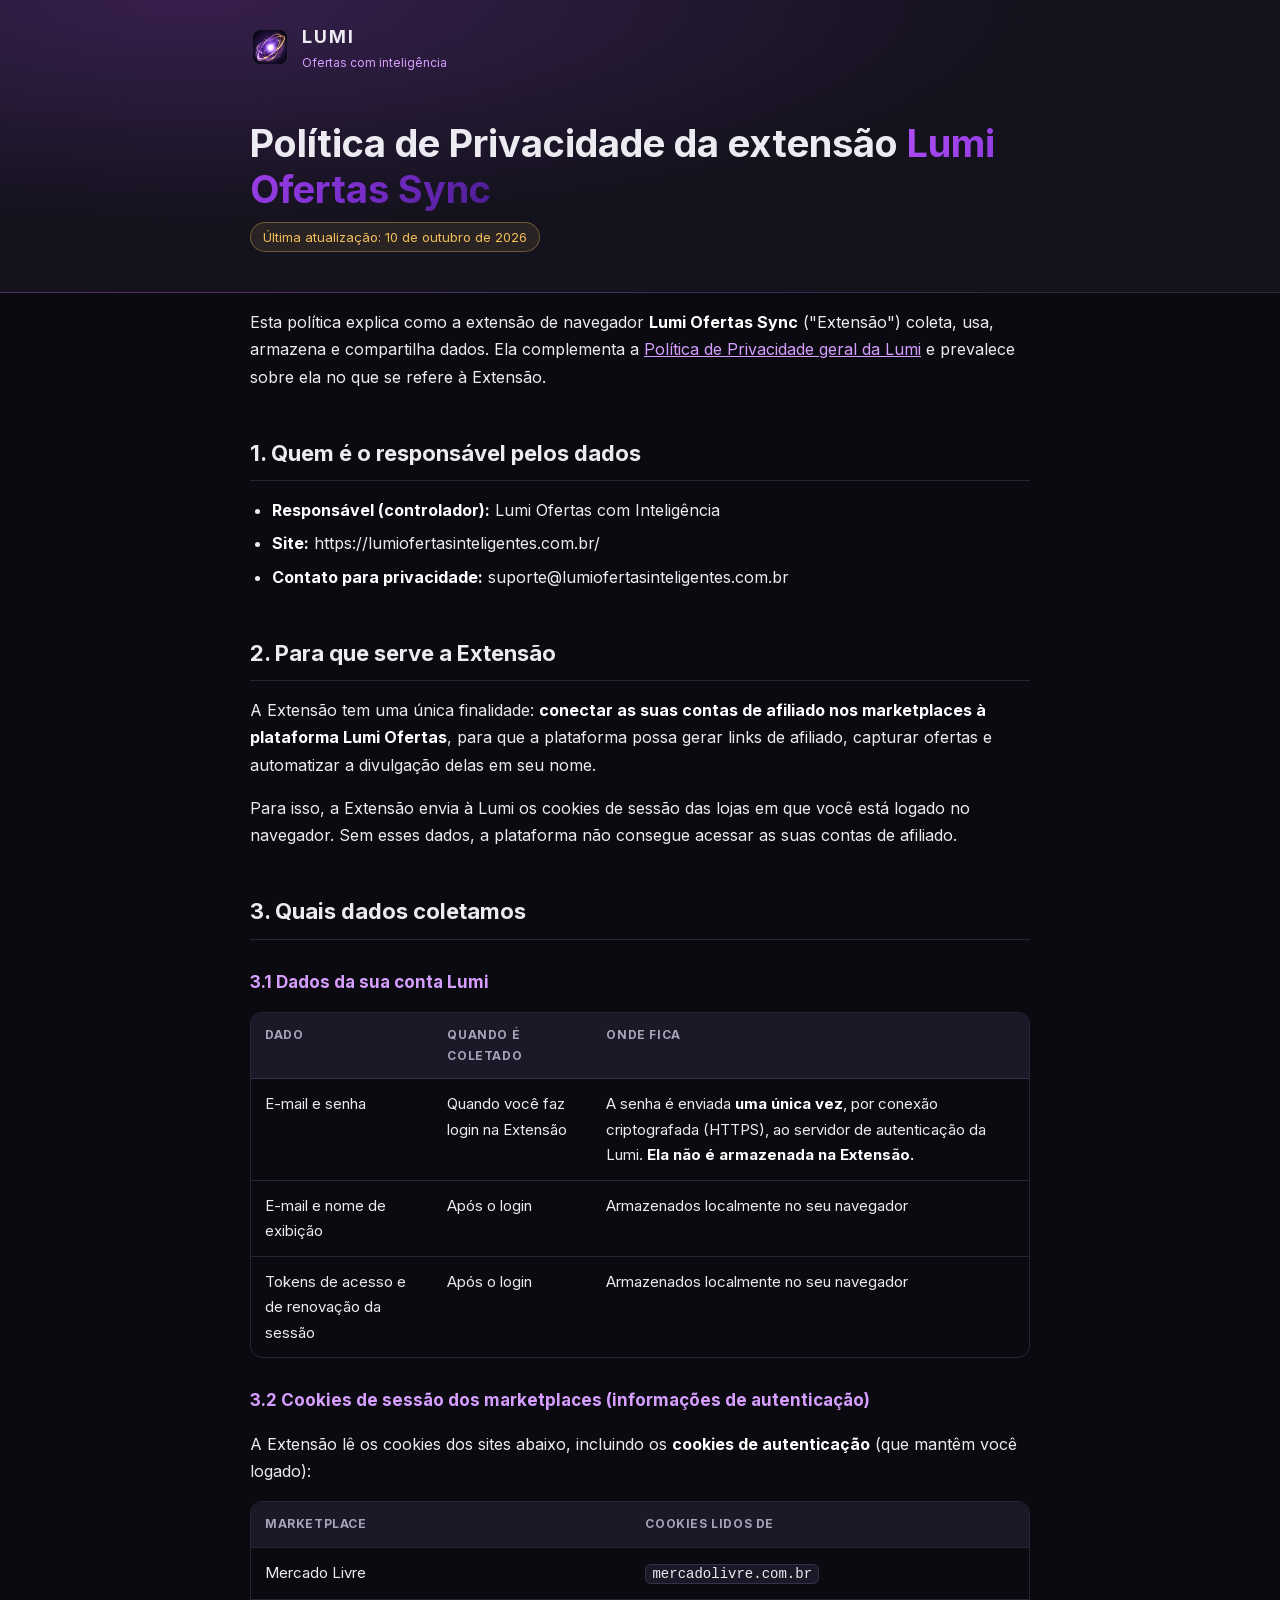
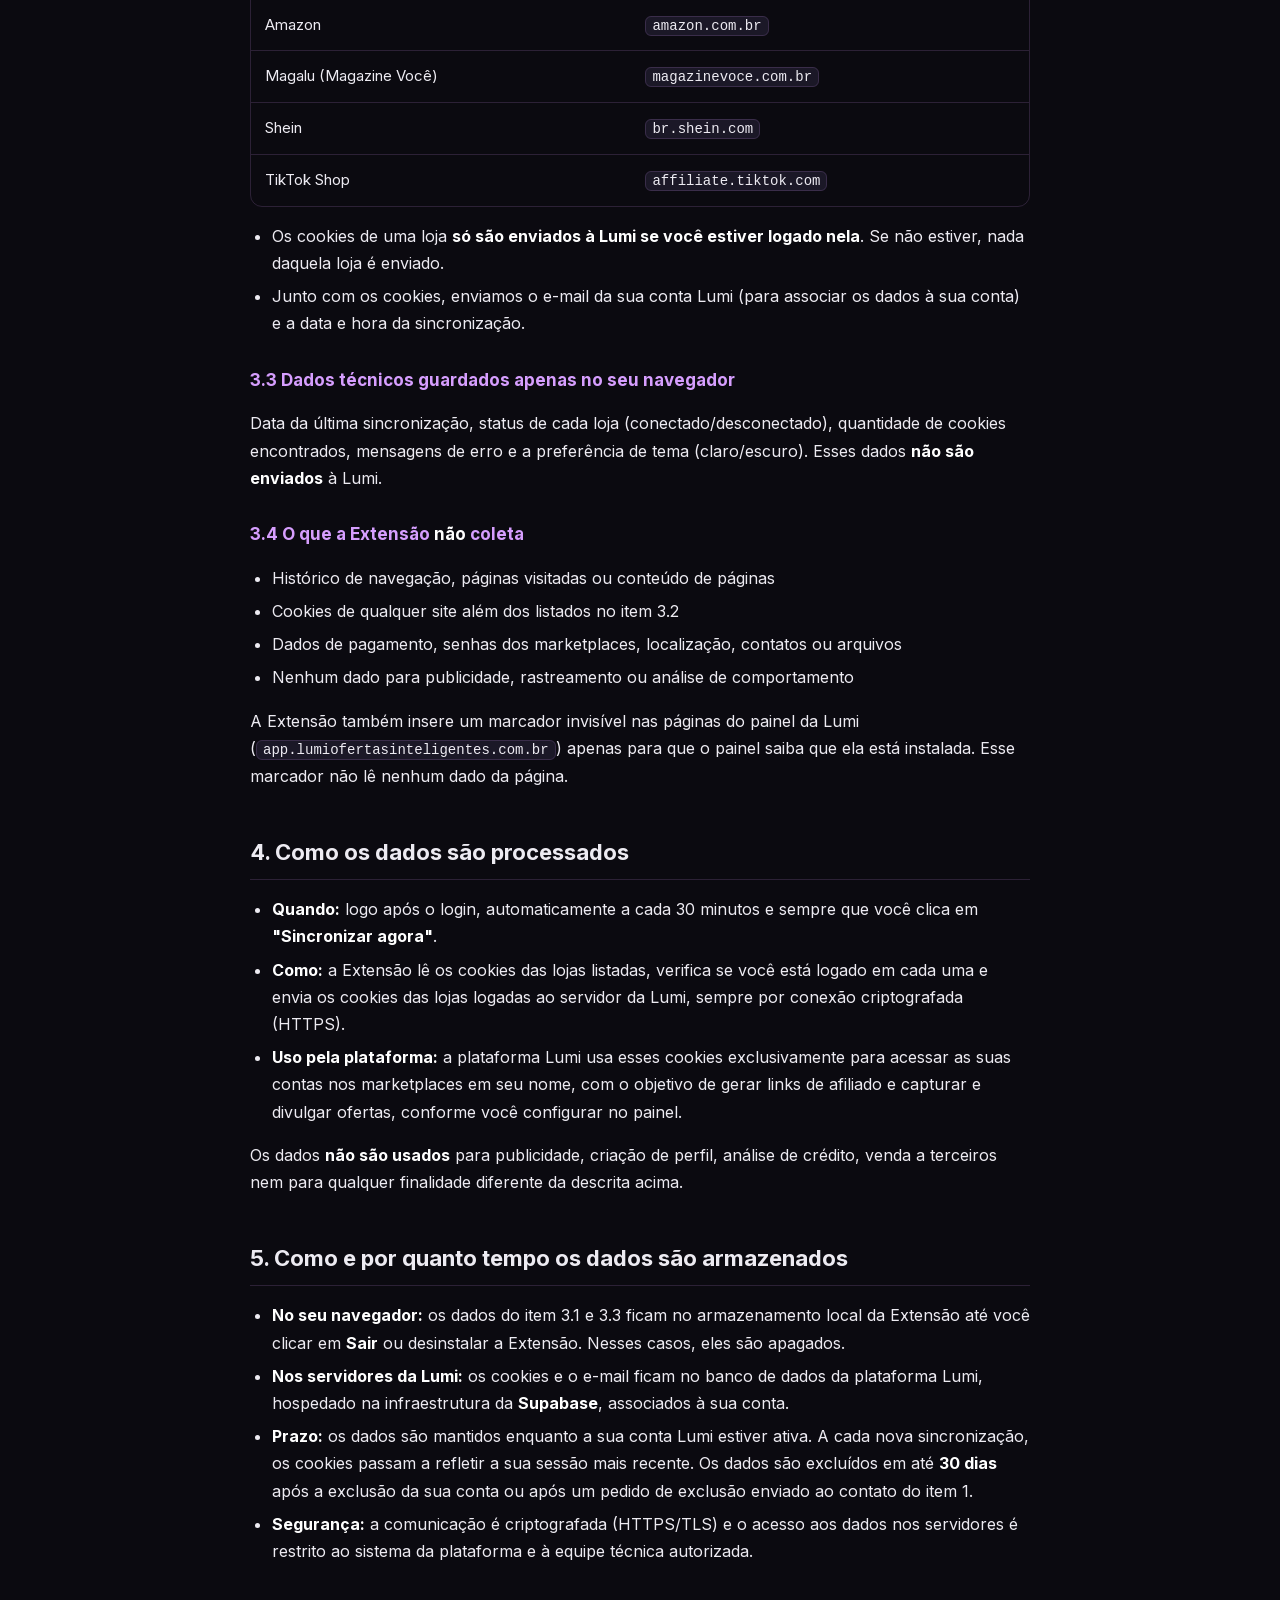
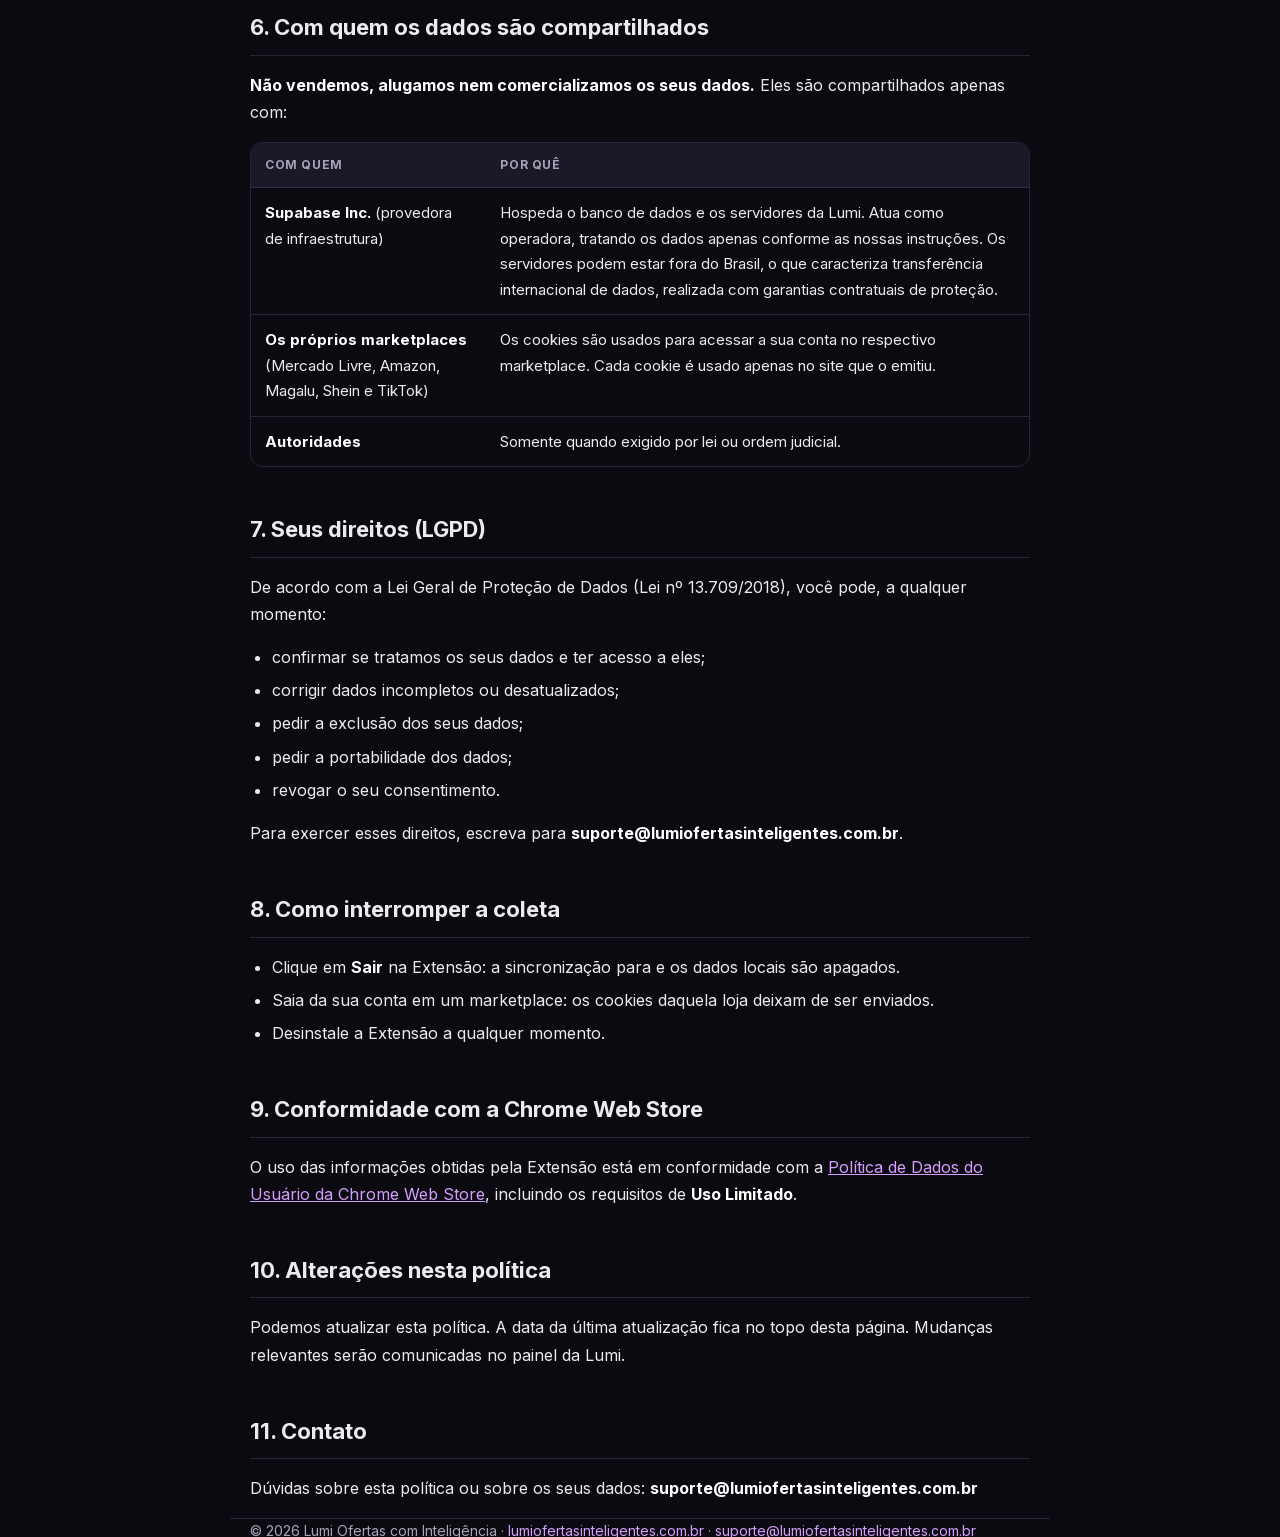
<file: docs/privacidade/index.html>
<!doctype html>
<html lang="pt-BR">
<head>
<meta charset="utf-8">
<meta name="viewport" content="width=device-width, initial-scale=1">
<title>Política de Privacidade — Lumi Ofertas Sync</title>
<meta name="description" content="Como a extensão Lumi Ofertas Sync coleta, processa, armazena e compartilha dados.">
<link rel="icon" href="../assets/lumi-icon.png">
<style>
@font-face { font-family: 'Inter'; font-weight: 400 700; font-display: swap; src: url('../assets/inter-latin.woff2') format('woff2'); }
:root {
  --bg: #0B0A10; --surface: #14121D; --surface-2: #1B1827; --text: #EDEBF2; --muted: #A9A3B8;
  --accent: #D69EFE; --border: rgba(214,158,254,.16); --gold: #F0BD5A;
  --gradient: linear-gradient(135deg,#B14EF8 0%,#7E2FD0 55%,#481C8F 100%);
}
* { box-sizing: border-box; }
body { margin: 0; background: var(--bg); color: var(--text); font: 16px/1.7 'Inter', -apple-system, BlinkMacSystemFont, 'Segoe UI', sans-serif; -webkit-font-smoothing: antialiased; }
header { border-bottom: 1px solid var(--border); background: radial-gradient(120% 140% at 15% 0%, rgba(177,78,248,.22) 0%, transparent 55%), var(--surface); }
.wrap { max-width: 820px; margin: 0 auto; padding: 0 20px; }
.brand { display: flex; align-items: center; gap: 12px; padding: 22px 0; }
.brand img { width: 40px; height: 40px; border-radius: 10px; }
.brand b { font-size: 18px; letter-spacing: 2px; }
.brand span { display: block; font-size: 12px; color: var(--accent); }
.hero { padding: 26px 0 40px; }
.hero h1 { margin: 0 0 10px; font-size: clamp(26px, 5vw, 38px); line-height: 1.2; }
.hero h1 em { font-style: normal; background: var(--gradient); -webkit-background-clip: text; background-clip: text; color: transparent; }
.pill { display: inline-block; font-size: 13px; color: var(--gold); border: 1px solid rgba(240,189,90,.35); background: rgba(240,189,90,.1); padding: 3px 12px; border-radius: 999px; }
main { padding: 36px 0 60px; }
h2 { margin: 44px 0 14px; font-size: 22px; padding-bottom: 8px; border-bottom: 1px solid var(--border); }
h3 { margin: 28px 0 10px; font-size: 17px; color: var(--accent); }
p, li { color: var(--text); }
ul { padding-left: 22px; }
li { margin: 6px 0; }
a { color: var(--accent); }
strong { color: #fff; }
code { font-size: 14px; background: var(--surface-2); border: 1px solid var(--border); border-radius: 6px; padding: 1px 6px; }
.table-wrap { overflow-x: auto; margin: 16px 0; border: 1px solid var(--border); border-radius: 12px; }
table { width: 100%; border-collapse: collapse; font-size: 15px; }
th, td { text-align: left; vertical-align: top; padding: 12px 14px; border-bottom: 1px solid var(--border); }
th { background: var(--surface-2); color: var(--muted); font-size: 12px; text-transform: uppercase; letter-spacing: .6px; }
tr:last-child td { border-bottom: 0; }
footer { border-top: 1px solid var(--border); padding: 24px 0 40px; color: var(--muted); font-size: 14px; }
</style>
</head>
<body>
<header>
  <div class="wrap">
    <div class="brand"><img src="../assets/lumi-icon.png" alt="Lumi"><div><b>LUMI</b><span>Ofertas com inteligência</span></div></div>
    <div class="hero">
      <h1>Política de Privacidade da extensão <em>Lumi Ofertas Sync</em></h1>
      <span class="pill">Última atualização: 10 de outubro de 2026</span>
    </div>
  </div>
</header>
<main class="wrap">
<p>Esta política explica como a extensão de navegador <strong>Lumi Ofertas Sync</strong> ("Extensão") coleta, usa, armazena e compartilha dados. Ela complementa a <a href="https://lumiofertasinteligentes.com.br/politica-de-privacidade/">Política de Privacidade geral da Lumi</a> e prevalece sobre ela no que se refere à Extensão.</p>
<h2>1. Quem é o responsável pelos dados</h2>
<ul>
<li><strong>Responsável (controlador):</strong> Lumi Ofertas com Inteligência</li>
<li><strong>Site:</strong> https://lumiofertasinteligentes.com.br/</li>
<li><strong>Contato para privacidade:</strong> suporte@lumiofertasinteligentes.com.br</li>
</ul>
<h2>2. Para que serve a Extensão</h2>
<p>A Extensão tem uma única finalidade: <strong>conectar as suas contas de afiliado nos marketplaces à plataforma Lumi Ofertas</strong>, para que a plataforma possa gerar links de afiliado, capturar ofertas e automatizar a divulgação delas em seu nome.</p>
<p>Para isso, a Extensão envia à Lumi os cookies de sessão das lojas em que você está logado no navegador. Sem esses dados, a plataforma não consegue acessar as suas contas de afiliado.</p>
<h2>3. Quais dados coletamos</h2>
<h3>3.1 Dados da sua conta Lumi</h3>
<div class="table-wrap"><table>
<thead>
<tr>
<th>Dado</th>
<th>Quando é coletado</th>
<th>Onde fica</th>
</tr>
</thead>
<tbody>
<tr>
<td>E-mail e senha</td>
<td>Quando você faz login na Extensão</td>
<td>A senha é enviada <strong>uma única vez</strong>, por conexão criptografada (HTTPS), ao servidor de autenticação da Lumi. <strong>Ela não é armazenada na Extensão.</strong></td>
</tr>
<tr>
<td>E-mail e nome de exibição</td>
<td>Após o login</td>
<td>Armazenados localmente no seu navegador</td>
</tr>
<tr>
<td>Tokens de acesso e de renovação da sessão</td>
<td>Após o login</td>
<td>Armazenados localmente no seu navegador</td>
</tr>
</tbody>
</table></div>
<h3>3.2 Cookies de sessão dos marketplaces (informações de autenticação)</h3>
<p>A Extensão lê os cookies dos sites abaixo, incluindo os <strong>cookies de autenticação</strong> (que mantêm você logado):</p>
<div class="table-wrap"><table>
<thead>
<tr>
<th>Marketplace</th>
<th>Cookies lidos de</th>
</tr>
</thead>
<tbody>
<tr>
<td>Mercado Livre</td>
<td><code>mercadolivre.com.br</code></td>
</tr>
<tr>
<td>Amazon</td>
<td><code>amazon.com.br</code></td>
</tr>
<tr>
<td>Magalu (Magazine Você)</td>
<td><code>magazinevoce.com.br</code></td>
</tr>
<tr>
<td>Shein</td>
<td><code>br.shein.com</code></td>
</tr>
<tr>
<td>TikTok Shop</td>
<td><code>affiliate.tiktok.com</code></td>
</tr>
</tbody>
</table></div>
<ul>
<li>Os cookies de uma loja <strong>só são enviados à Lumi se você estiver logado nela</strong>. Se não estiver, nada daquela loja é enviado.</li>
<li>Junto com os cookies, enviamos o e-mail da sua conta Lumi (para associar os dados à sua conta) e a data e hora da sincronização.</li>
</ul>
<h3>3.3 Dados técnicos guardados apenas no seu navegador</h3>
<p>Data da última sincronização, status de cada loja (conectado/desconectado), quantidade de cookies encontrados, mensagens de erro e a preferência de tema (claro/escuro). Esses dados <strong>não são enviados</strong> à Lumi.</p>
<h3>3.4 O que a Extensão <strong>não</strong> coleta</h3>
<ul>
<li>Histórico de navegação, páginas visitadas ou conteúdo de páginas</li>
<li>Cookies de qualquer site além dos listados no item 3.2</li>
<li>Dados de pagamento, senhas dos marketplaces, localização, contatos ou arquivos</li>
<li>Nenhum dado para publicidade, rastreamento ou análise de comportamento</li>
</ul>
<p>A Extensão também insere um marcador invisível nas páginas do painel da Lumi (<code>app.lumiofertasinteligentes.com.br</code>) apenas para que o painel saiba que ela está instalada. Esse marcador não lê nenhum dado da página.</p>
<h2>4. Como os dados são processados</h2>
<ul>
<li><strong>Quando:</strong> logo após o login, automaticamente a cada 30 minutos e sempre que você clica em <strong>"Sincronizar agora"</strong>.</li>
<li><strong>Como:</strong> a Extensão lê os cookies das lojas listadas, verifica se você está logado em cada uma e envia os cookies das lojas logadas ao servidor da Lumi, sempre por conexão criptografada (HTTPS).</li>
<li><strong>Uso pela plataforma:</strong> a plataforma Lumi usa esses cookies exclusivamente para acessar as suas contas nos marketplaces em seu nome, com o objetivo de gerar links de afiliado e capturar e divulgar ofertas, conforme você configurar no painel.</li>
</ul>
<p>Os dados <strong>não são usados</strong> para publicidade, criação de perfil, análise de crédito, venda a terceiros nem para qualquer finalidade diferente da descrita acima.</p>
<h2>5. Como e por quanto tempo os dados são armazenados</h2>
<ul>
<li><strong>No seu navegador:</strong> os dados do item 3.1 e 3.3 ficam no armazenamento local da Extensão até você clicar em <strong>Sair</strong> ou desinstalar a Extensão. Nesses casos, eles são apagados.</li>
<li><strong>Nos servidores da Lumi:</strong> os cookies e o e-mail ficam no banco de dados da plataforma Lumi, hospedado na infraestrutura da <strong>Supabase</strong>, associados à sua conta.</li>
<li><strong>Prazo:</strong> os dados são mantidos enquanto a sua conta Lumi estiver ativa. A cada nova sincronização, os cookies passam a refletir a sua sessão mais recente. Os dados são excluídos em até <strong>30 dias</strong> após a exclusão da sua conta ou após um pedido de exclusão enviado ao contato do item 1.</li>
<li><strong>Segurança:</strong> a comunicação é criptografada (HTTPS/TLS) e o acesso aos dados nos servidores é restrito ao sistema da plataforma e à equipe técnica autorizada.</li>
</ul>
<h2>6. Com quem os dados são compartilhados</h2>
<p><strong>Não vendemos, alugamos nem comercializamos os seus dados.</strong> Eles são compartilhados apenas com:</p>
<div class="table-wrap"><table>
<thead>
<tr>
<th>Com quem</th>
<th>Por quê</th>
</tr>
</thead>
<tbody>
<tr>
<td><strong>Supabase Inc.</strong> (provedora de infraestrutura)</td>
<td>Hospeda o banco de dados e os servidores da Lumi. Atua como operadora, tratando os dados apenas conforme as nossas instruções. Os servidores podem estar fora do Brasil, o que caracteriza transferência internacional de dados, realizada com garantias contratuais de proteção.</td>
</tr>
<tr>
<td><strong>Os próprios marketplaces</strong> (Mercado Livre, Amazon, Magalu, Shein e TikTok)</td>
<td>Os cookies são usados para acessar a sua conta no respectivo marketplace. Cada cookie é usado apenas no site que o emitiu.</td>
</tr>
<tr>
<td><strong>Autoridades</strong></td>
<td>Somente quando exigido por lei ou ordem judicial.</td>
</tr>
</tbody>
</table></div>
<h2>7. Seus direitos (LGPD)</h2>
<p>De acordo com a Lei Geral de Proteção de Dados (Lei nº 13.709/2018), você pode, a qualquer momento:</p>
<ul>
<li>confirmar se tratamos os seus dados e ter acesso a eles;</li>
<li>corrigir dados incompletos ou desatualizados;</li>
<li>pedir a exclusão dos seus dados;</li>
<li>pedir a portabilidade dos dados;</li>
<li>revogar o seu consentimento.</li>
</ul>
<p>Para exercer esses direitos, escreva para <strong>suporte@lumiofertasinteligentes.com.br</strong>.</p>
<h2>8. Como interromper a coleta</h2>
<ul>
<li>Clique em <strong>Sair</strong> na Extensão: a sincronização para e os dados locais são apagados.</li>
<li>Saia da sua conta em um marketplace: os cookies daquela loja deixam de ser enviados.</li>
<li>Desinstale a Extensão a qualquer momento.</li>
</ul>
<h2>9. Conformidade com a Chrome Web Store</h2>
<p>O uso das informações obtidas pela Extensão está em conformidade com a <a href="https://developer.chrome.com/docs/webstore/program-policies/user-data-faq">Política de Dados do Usuário da Chrome Web Store</a>, incluindo os requisitos de <strong>Uso Limitado</strong>.</p>
<h2>10. Alterações nesta política</h2>
<p>Podemos atualizar esta política. A data da última atualização fica no topo desta página. Mudanças relevantes serão comunicadas no painel da Lumi.</p>
<h2>11. Contato</h2>
<p>Dúvidas sobre esta política ou sobre os seus dados: <strong>suporte@lumiofertasinteligentes.com.br</strong></p>
</main>
<footer class="wrap">© 2026 Lumi Ofertas com Inteligência · <a href="https://lumiofertasinteligentes.com.br/">lumiofertasinteligentes.com.br</a> · <a href="mailto:suporte@lumiofertasinteligentes.com.br">suporte@lumiofertasinteligentes.com.br</a></footer>
</body>
</html>
</file>
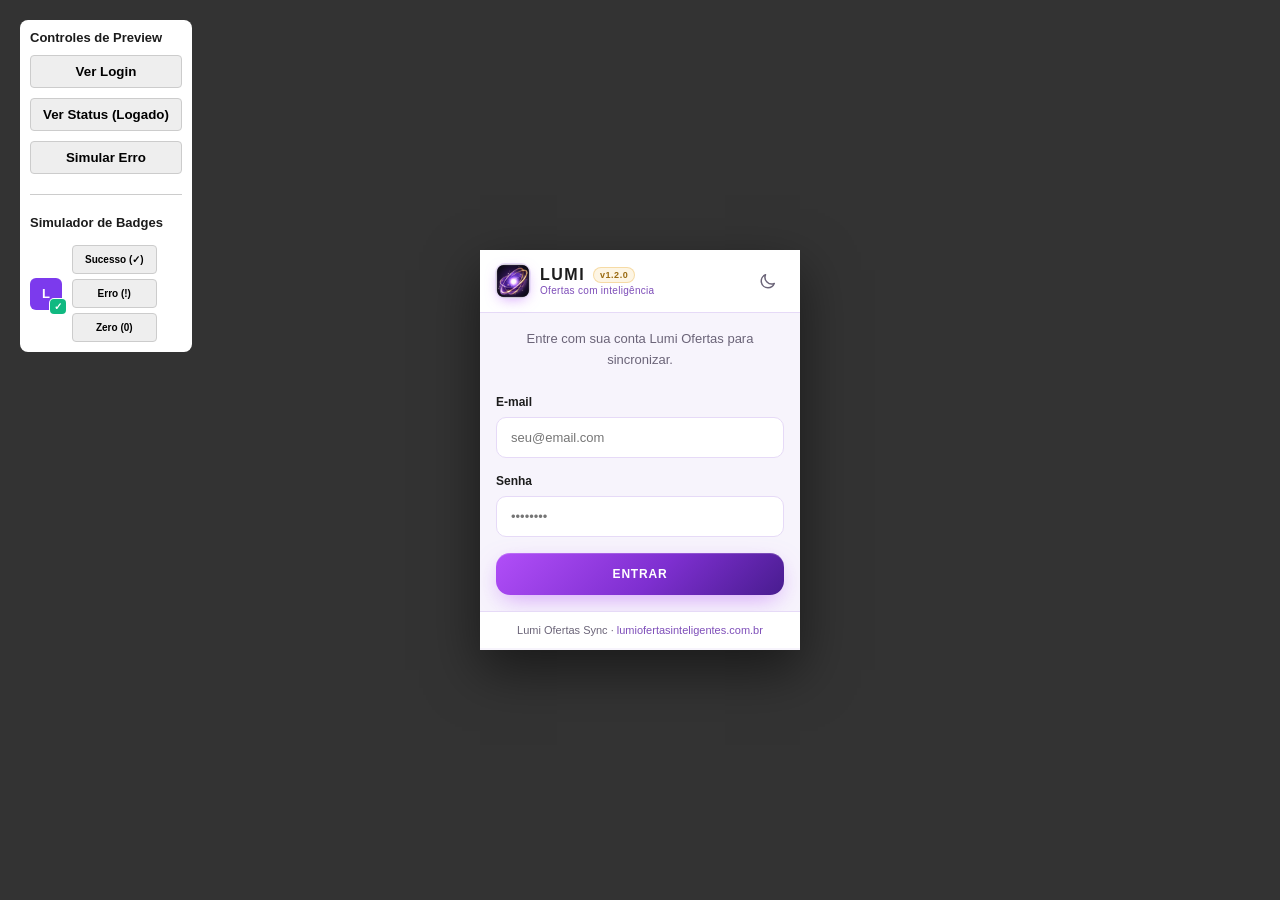
<file: preview-ui.html>
<!DOCTYPE html>
<html lang="pt-BR">

<head>
    <meta charset="UTF-8">
    <meta name="viewport" content="width=device-width, initial-scale=1.0">
    <title>Lumi Ofertas - Preview</title>
    <link rel="stylesheet" href="chrome/popup.css">
    <style>
        body {
            background-color: #333;
            /* Override popup.css width */
            width: 100% !important;
            display: flex;
            justify-content: center;
            align-items: center;
            height: 100vh;
            margin: 0;
            font-family: -apple-system, BlinkMacSystemFont, 'Segoe UI', Roboto, sans-serif;
        }

        .preview-container {
            /* Use css vars from popup.css */
            background: var(--bg);
            width: 320px;
            /* Match extension width */

            min-height: 400px;
            box-shadow: 0 20px 50px rgba(0, 0, 0, 0.5);
            border-radius: 0;
            /* Extensions usually don't have radius themselves, but window does. */
            overflow: hidden;
            position: relative;
        }

        .controls {
            position: absolute;
            top: 20px;
            left: 20px;
            background: white;
            padding: 10px;
            border-radius: 8px;
            display: flex;
            flex-direction: column;
            gap: 10px;
        }

        button.debug-btn {
            padding: 8px 12px;
            cursor: pointer;
            background: #eee;
            border: 1px solid #ccc;
            border-radius: 4px;
        }

        button.debug-btn:hover {
            background: #ddd;
        }
    </style>
</head>

<body>

    <div class="controls">
        <strong>Controles de Preview</strong>
        <button class="debug-btn" onclick="showLogin()">Ver Login</button>
        <button class="debug-btn" onclick="showStatus()">Ver Status (Logado)</button>
        <button class="debug-btn" onclick="toggleError()">Simular Erro</button>

        <hr style="width:100%; border:0; border-top:1px solid #ccc; margin:10px 0;">

        <strong>Simulador de Badges</strong>
        <div style="display:flex; gap:10px; align-items:center; margin-top:5px;">
            <div id="icon-preview"
                style="width:32px; height:32px; background:#7C3AED; border-radius:6px; position:relative; display:flex; align-items:center; justify-content:center; color:white; font-weight:bold; font-family:sans-serif;">
                L
                <span id="badge-preview"
                    style="position:absolute; bottom:-4px; right:-4px; background:#10B981; color:white; font-size:10px; padding:2px 4px; border-radius:4px; font-weight:bold; box-shadow: 0 0 0 1px white;">✓</span>
            </div>
            <div style="display:flex; flex-direction:column; gap:5px;">
                <button class="debug-btn" style="font-size:10px" onclick="updateBadge('✓', '#10B981')">Sucesso
                    (✓)</button>
                <button class="debug-btn" style="font-size:10px" onclick="updateBadge('!', '#EF4444')">Erro (!)</button>
                <button class="debug-btn" style="font-size:10px" onclick="updateBadge('0', '#F59E0B')">Zero (0)</button>
            </div>
        </div>
    </div>

    <div class="preview-container">
        <!-- COPY OF POPUP.HTML CONTENT START -->
    <div class="container">
        <header>
          <div class="header-content">
            <div class="logo-area">
              <img class="logo" src="chrome/icons/icon-48.png" alt="" width="34" height="34">
              <div class="brand">
                <div class="brand-line">
                  <h1>LUMI</h1>
                  <span class="version">v1.2.0</span>
                </div>
                <span class="tagline">Ofertas com inteligência</span>
              </div>
            </div>
            <button id="theme-toggle" class="btn-icon" title="Alternar Tema">
              <svg width="18" height="18" fill="none" stroke="currentColor" stroke-width="2" viewBox="0 0 24 24"><path stroke-linecap="round" stroke-linejoin="round" d="M20.354 15.354A9 9 0 018.646 3.646 9.003 9.003 0 0012 21a9.003 9.003 0 008.354-5.646z"></path></svg>
            </button>
          </div>
        </header>

        <main>
          <!-- LOGIN SCREEN -->
          <div id="login-screen" class="">
            <p class="intro">Entre com sua conta Lumi Ofertas para sincronizar.</p>
            <form id="login-form" onsubmit="event.preventDefault(); showStatus();">
              <div class="form-group">
                <label for="email">E-mail</label>
                <input type="email" id="email" placeholder="seu@email.com" required>
              </div>
              <div class="form-group">
                <label for="password">Senha</label>
                <input type="password" id="password" placeholder="••••••••" required>
              </div>

              <button type="submit" id="login-btn" class="btn-primary">Entrar</button>
              <div id="login-error" class="error-msg hidden">Erro ao logar</div>
            </form>
          </div>

          <!-- STATUS SCREEN -->
          <div id="status-screen" class="hidden">
            <div class="user-info">
              <div id="user-avatar" class="avatar">S</div>
              <div class="details">
                <strong id="user-name">suporteautomacaosimplificada@gmail.com</strong>
                <small id="user-email">Conta Lumi conectada</small>
              </div>
              <button id="logout-btn" class="btn-icon" title="Sair" onclick="showLogin()">
                <svg width="18" height="18" fill="none" stroke="currentColor" stroke-width="2" viewBox="0 0 24 24"><path stroke-linecap="round" stroke-linejoin="round" d="M17 16l4-4m0 0l-4-4m4 4H7m6 4v1a3 3 0 01-3 3H6a3 3 0 01-3-3V7a3 3 0 013-3h4a3 3 0 013 3v1"></path></svg>
              </button>
            </div>

            <div class="status-card">
              <div class="status-row header-row">
                <span class="label">Última Sincronização</span>
                <span id="last-sync" class="value">09/10, 03:13</span>
              </div>

              <!-- Mercado Livre Row -->
              <div class="platform-row">
                <div class="plat-info">
                  <span class="plat-icon plat-ml">ML</span>
                  <span class="plat-name">Mercado Livre</span>
                </div>
                <div class="plat-status">
                  <span id="status-ml" class="badge badge-success">Conectado</span>
                  <span id="count-ml" class="cookie-count" title="72 cookies sincronizados">72</span>
                </div>
              </div>

              <!-- Amazon Row -->
              <div class="platform-row">
                <div class="plat-info">
                  <span class="plat-icon plat-amz">a</span>
                  <span class="plat-name">Amazon</span>
                </div>
                <div class="plat-status">
                  <span id="status-amz" class="badge badge-success">Conectado</span>
                  <span id="count-amz" class="cookie-count" title="14 cookies sincronizados">14</span>
                </div>
              </div>

              <!-- Magalu Row -->
              <div class="platform-row">
                <div class="plat-info">
                  <span class="plat-icon plat-magalu">M</span>
                  <span class="plat-name">Magalu</span>
                </div>
                <div class="plat-status">
                  <span id="status-magalu" class="badge badge-error">Desconectado</span>
                  <span id="count-magalu" class="cookie-count invisible" title="40 cookies sincronizados">40</span>
                </div>
              </div>

              <!-- Shein Row -->
              <div class="platform-row">
                <div class="plat-info">
                  <span class="plat-icon plat-shein">S</span>
                  <span class="plat-name">Shein</span>
                </div>
                <div class="plat-status">
                  <span id="status-shein" class="badge badge-error">Desconectado</span>
                  <span id="count-shein" class="cookie-count invisible" title="13 cookies sincronizados">13</span>
                </div>
              </div>

              <!-- TikTok Shop Row -->
              <div class="platform-row">
                <div class="plat-info">
                  <span class="plat-icon plat-tiktok">
                    <svg width="13" height="13" viewBox="0 0 24 24" fill="currentColor"><path d="M16.6 5.82A4.28 4.28 0 0 1 15.54 3h-3.09v12.4a2.59 2.59 0 0 1-2.59 2.5c-1.42 0-2.6-1.16-2.6-2.6 0-1.72 1.66-3.01 3.37-2.48V9.66c-3.45-.46-6.47 2.22-6.47 5.64 0 3.33 2.76 5.7 5.69 5.7 3.14 0 5.69-2.55 5.69-5.7V9.01a7.35 7.35 0 0 0 4.3 1.38V7.3s-1.88.09-3.24-1.48z"/></svg>
                  </span>
                  <span class="plat-name">TikTok Shop</span>
                </div>
                <div class="plat-status">
                  <span id="status-tiktok" class="badge badge-success">Conectado</span>
                  <span id="count-tiktok" class="cookie-count" title="43 cookies sincronizados">43</span>
                </div>
              </div>
            </div>

            <div id="sync-error-row" class="error-box hidden">
              <strong>Erro:</strong> <span id="sync-error">Falha na conexão</span>
            </div>

            <button id="sync-btn" class="btn-primary full-width" onclick="simulateSync()">
              <svg width="18" height="18" fill="none" stroke="currentColor" stroke-width="2" viewBox="0 0 24 24"><path stroke-linecap="round" stroke-linejoin="round" d="M4 4v5h.582m15.356 2A8.001 8.001 0 004.582 9m0 0H9m11 11v-5h-.581m0 0a8.003 8.003 0 01-15.357-2m15.357 2H15"></path></svg>
              Sincronizar Agora
            </button>
          </div>
        </main>

        <footer>
          <p>Lumi Ofertas Sync · <span>lumiofertasinteligentes.com.br</span></p>
        </footer>
      </div>
        <!-- COPY OF POPUP.HTML CONTENT END -->
    </div>

    <script>
        const loginScreen = document.getElementById('login-screen');
        const statusScreen = document.getElementById('status-screen');
        const errorRow = document.getElementById('sync-error-row');
        const syncBtn = document.getElementById('sync-btn');

        function showLogin() {
            loginScreen.classList.remove('hidden');
            statusScreen.classList.add('hidden');
        }

        function showStatus() {
            loginScreen.classList.add('hidden');
            statusScreen.classList.remove('hidden');
        }

        function toggleError() {
            errorRow.classList.toggle('hidden');
        }

        function simulateSync() {
            const originalHtml = syncBtn.innerHTML;
            syncBtn.innerHTML = '<svg width="18" height="18" fill="none" stroke="currentColor" stroke-width="2" viewBox="0 0 24 24"><path stroke-linecap="round" stroke-linejoin="round" d="M12 8v4l3 3m6-3a9 9 0 11-18 0 9 9 0 0118 0z"></path></svg> Sincronizando...';
            // syncBtn.disabled = true;

            setTimeout(() => {
                syncBtn.innerHTML = originalHtml;
                syncBtn.disabled = false;
                alert('Sync simulado com sucesso!');
            }, 1500);
        }

        function updateBadge(text, color) {
            const badge = document.getElementById('badge-preview');
            badge.innerText = text;
            badge.style.backgroundColor = color;
        }

        // Theme Toggle Logic for Preview
        const themeToggle = document.getElementById('theme-toggle');
        function toggleTheme() {
            const current = document.body.classList.contains('dark') ? 'dark' :
                document.body.classList.contains('light') ? 'light' : 'system';

            let next = 'system';
            if (current === 'system') {
                const systemDark = window.matchMedia("(prefers-color-scheme: dark)").matches;
                next = systemDark ? 'light' : 'dark';
            } else if (current === 'dark') {
                next = 'light';
            } else {
                next = 'dark';
            }

            document.body.className = next;
            // Also update the preview container if needed, but body class should handle it via CSS vars
        }
        themeToggle.addEventListener('click', toggleTheme);
    </script>
</body>

</html>
</file>
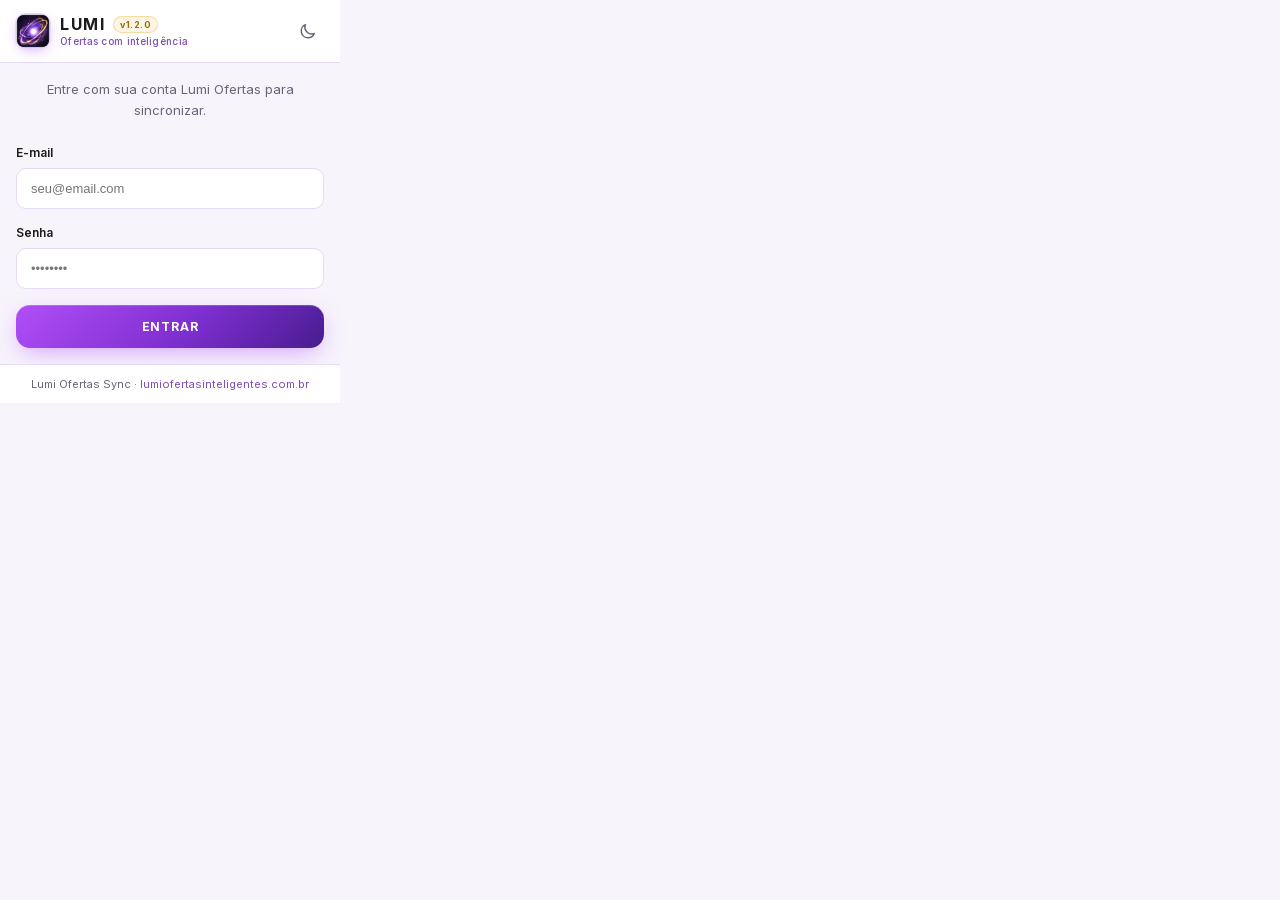
<file: chrome/popup.html>
<!DOCTYPE html>
<html lang="pt-BR">

<head>
  <meta charset="UTF-8">
  <meta name="viewport" content="width=device-width, initial-scale=1.0">
  <link rel="stylesheet" href="popup.css">
  <title>Lumi Ofertas</title>
</head>

<body>
  <div class="container">
    <header>
      <div class="header-content">
        <div class="logo-area">
          <img class="logo" src="icons/icon-48.png" alt="" width="34" height="34">
          <div class="brand">
            <div class="brand-line">
              <h1>LUMI</h1>
              <span class="version">v1.2.0</span>
            </div>
            <span class="tagline">Ofertas com inteligência</span>
          </div>
        </div>
        <button id="theme-toggle" class="btn-icon" title="Alternar Tema">
          <svg width="18" height="18" fill="none" stroke="currentColor" stroke-width="2" viewBox="0 0 24 24"><path stroke-linecap="round" stroke-linejoin="round" d="M20.354 15.354A9 9 0 018.646 3.646 9.003 9.003 0 0012 21a9.003 9.003 0 008.354-5.646z"></path></svg>
        </button>
      </div>
    </header>

    <main>
      <!-- LOGIN SCREEN -->
      <div id="login-screen" class="">
        <p class="intro">Entre com sua conta Lumi Ofertas para sincronizar.</p>
        <form id="login-form">
          <div class="form-group">
            <label for="email">E-mail</label>
            <input type="email" id="email" placeholder="seu@email.com" required>
          </div>
          <div class="form-group">
            <label for="password">Senha</label>
            <input type="password" id="password" placeholder="••••••••" required>
          </div>

          <button type="submit" id="login-btn" class="btn-primary">Entrar</button>
          <div id="login-error" class="error-msg hidden">Erro ao logar</div>
        </form>
      </div>

      <!-- STATUS SCREEN -->
      <div id="status-screen" class="hidden">
        <div class="user-info">
          <div id="user-avatar" class="avatar">U</div>
          <div class="details">
            <strong id="user-name">Usuário</strong>
            <small id="user-email">...</small>
          </div>
          <button id="logout-btn" class="btn-icon" title="Sair">
            <svg width="18" height="18" fill="none" stroke="currentColor" stroke-width="2" viewBox="0 0 24 24"><path stroke-linecap="round" stroke-linejoin="round" d="M17 16l4-4m0 0l-4-4m4 4H7m6 4v1a3 3 0 01-3 3H6a3 3 0 01-3-3V7a3 3 0 013-3h4a3 3 0 013 3v1"></path></svg>
          </button>
        </div>

        <div class="status-card">
          <div class="status-row header-row">
            <span class="label">Última Sincronização</span>
            <span id="last-sync" class="value">—</span>
          </div>

          <!-- Mercado Livre Row -->
          <div class="platform-row">
            <div class="plat-info">
              <span class="plat-icon plat-ml">ML</span>
              <span class="plat-name">Mercado Livre</span>
            </div>
            <div class="plat-status">
              <span id="status-ml" class="badge badge-neutral">...</span>
              <span id="count-ml" class="cookie-count" title="Cookies">0</span>
            </div>
          </div>

          <!-- Amazon Row -->
          <div class="platform-row">
            <div class="plat-info">
              <span class="plat-icon plat-amz">a</span>
              <span class="plat-name">Amazon</span>
            </div>
            <div class="plat-status">
              <span id="status-amz" class="badge badge-neutral">...</span>
              <span id="count-amz" class="cookie-count" title="Cookies">0</span>
            </div>
          </div>

          <!-- Magalu Row -->
          <div class="platform-row">
            <div class="plat-info">
              <span class="plat-icon plat-magalu">M</span>
              <span class="plat-name">Magalu</span>
            </div>
            <div class="plat-status">
              <span id="status-magalu" class="badge badge-neutral">...</span>
              <span id="count-magalu" class="cookie-count" title="Cookies">0</span>
            </div>
          </div>

          <!-- Shein Row -->
          <div class="platform-row">
            <div class="plat-info">
              <span class="plat-icon plat-shein">S</span>
              <span class="plat-name">Shein</span>
            </div>
            <div class="plat-status">
              <span id="status-shein" class="badge badge-neutral">...</span>
              <span id="count-shein" class="cookie-count" title="Cookies">0</span>
            </div>
          </div>

          <!-- TikTok Shop Row -->
          <div class="platform-row">
            <div class="plat-info">
              <span class="plat-icon plat-tiktok">
                <svg width="13" height="13" viewBox="0 0 24 24" fill="currentColor"><path d="M16.6 5.82A4.28 4.28 0 0 1 15.54 3h-3.09v12.4a2.59 2.59 0 0 1-2.59 2.5c-1.42 0-2.6-1.16-2.6-2.6 0-1.72 1.66-3.01 3.37-2.48V9.66c-3.45-.46-6.47 2.22-6.47 5.64 0 3.33 2.76 5.7 5.69 5.7 3.14 0 5.69-2.55 5.69-5.7V9.01a7.35 7.35 0 0 0 4.3 1.38V7.3s-1.88.09-3.24-1.48z"/></svg>
              </span>
              <span class="plat-name">TikTok Shop</span>
            </div>
            <div class="plat-status">
              <span id="status-tiktok" class="badge badge-neutral">...</span>
              <span id="count-tiktok" class="cookie-count" title="Cookies">0</span>
            </div>
          </div>
        </div>

        <div id="sync-error-row" class="error-box hidden">
          <strong>Erro:</strong> <span id="sync-error">Falha na conexão</span>
        </div>

        <button id="sync-btn" class="btn-primary full-width">
          <svg width="18" height="18" fill="none" stroke="currentColor" stroke-width="2" viewBox="0 0 24 24"><path stroke-linecap="round" stroke-linejoin="round" d="M4 4v5h.582m15.356 2A8.001 8.001 0 004.582 9m0 0H9m11 11v-5h-.581m0 0a8.003 8.003 0 01-15.357-2m15.357 2H15"></path></svg>
          Sincronizar Agora
        </button>
      </div>
    </main>

    <footer>
      <p>Lumi Ofertas Sync · <span>lumiofertasinteligentes.com.br</span></p>
    </footer>
  </div>

  <script src="popup.js"></script>
</body>

</html>
</file>
<file: chrome/popup.css>
/* Inter (latin, variable 400–700) bundled locally so the popup opens without network */
@font-face {
  font-family: 'Inter';
  font-style: normal;
  font-weight: 400 700;
  font-display: swap;
  src: url('fonts/inter-latin.woff2') format('woff2');
}

/* Lumi brand palette (lumiofertasinteligentes.com.br) */
:root {
  --brand-light: #B14EF8;
  --brand-deep: #481C8F;
  --brand-gradient: linear-gradient(135deg, #B14EF8 0%, #7E2FD0 55%, #481C8F 100%);
  --brand-glow: 0 8px 24px -6px rgba(177, 78, 248, 0.55);

  --bg: #F7F4FC;
  --surface: #FFFFFF;
  --surface-2: #F1EAFB;
  --text: #1C1C1C;
  --text-muted: #6B6478;
  --border: #E6DAF7;
  --accent: #7E4EB9;
  --focus-ring: rgba(177, 78, 248, 0.2);

  --gold-bg: rgba(240, 189, 90, 0.16);
  --gold-text: #9A6B12;
  --gold-border: rgba(240, 189, 90, 0.45);

  --success-bg: #DCFCE7;
  --success-text: #166534;
  --warning-bg: #FEF9C3;
  --warning-text: #854D0E;
  --error-bg: #FEE2E2;
  --error-text: #991B1B;
  --neutral-bg: #F1EAFB;
  --neutral-text: #6B6478;

  --shadow-sm: 0 1px 2px 0 rgba(72, 28, 143, 0.06);
}

@media (prefers-color-scheme: dark) {
  :root {
    --bg: #0B0A10;
    --surface: #14121D;
    --surface-2: #1B1827;
    --text: #FAFAFA;
    --text-muted: #A9A3B8;
    --border: rgba(214, 158, 254, 0.14);
    --accent: #D69EFE;
    --focus-ring: rgba(214, 158, 254, 0.22);

    --gold-bg: rgba(240, 189, 90, 0.12);
    --gold-text: #F0BD5A;
    --gold-border: rgba(240, 189, 90, 0.3);

    --success-bg: rgba(22, 101, 52, 0.3);
    --success-text: #4ADE80;
    --warning-bg: rgba(133, 77, 14, 0.3);
    --warning-text: #FDE047;
    --error-bg: rgba(153, 27, 27, 0.3);
    --error-text: #F87171;
    --neutral-bg: #1B1827;
    --neutral-text: #A9A3B8;

    --shadow-sm: 0 1px 2px 0 rgba(0, 0, 0, 0.4);
  }
}

body.dark {
  --bg: #0B0A10;
  --surface: #14121D;
  --surface-2: #1B1827;
  --text: #FAFAFA;
  --text-muted: #A9A3B8;
  --border: rgba(214, 158, 254, 0.14);
  --accent: #D69EFE;
  --focus-ring: rgba(214, 158, 254, 0.22);

  --gold-bg: rgba(240, 189, 90, 0.12);
  --gold-text: #F0BD5A;
  --gold-border: rgba(240, 189, 90, 0.3);

  --success-bg: rgba(22, 101, 52, 0.3);
  --success-text: #4ADE80;
  --warning-bg: rgba(133, 77, 14, 0.3);
  --warning-text: #FDE047;
  --error-bg: rgba(153, 27, 27, 0.3);
  --error-text: #F87171;
  --neutral-bg: #1B1827;
  --neutral-text: #A9A3B8;

  --shadow-sm: 0 1px 2px 0 rgba(0, 0, 0, 0.4);
}

body.light {
  --bg: #F7F4FC;
  --surface: #FFFFFF;
  --surface-2: #F1EAFB;
  --text: #1C1C1C;
  --text-muted: #6B6478;
  --border: #E6DAF7;
  --accent: #7E4EB9;
  --focus-ring: rgba(177, 78, 248, 0.2);

  --gold-bg: rgba(240, 189, 90, 0.16);
  --gold-text: #9A6B12;
  --gold-border: rgba(240, 189, 90, 0.45);

  --success-bg: #DCFCE7;
  --success-text: #166534;
  --warning-bg: #FEF9C3;
  --warning-text: #854D0E;
  --error-bg: #FEE2E2;
  --error-text: #991B1B;
  --neutral-bg: #F1EAFB;
  --neutral-text: #6B6478;

  --shadow-sm: 0 1px 2px 0 rgba(72, 28, 143, 0.06);
}

* {
  margin: 0;
  padding: 0;
  box-sizing: border-box;
}

body {
  width: 340px;
  font-family: 'Inter', -apple-system, BlinkMacSystemFont, sans-serif;
  font-size: 13px;
  color: var(--text);
  background: var(--bg);
  -webkit-font-smoothing: antialiased;
}

.hidden {
  display: none !important;
}

.invisible {
  visibility: hidden;
}

/* ─── Header ──────────────────────────── */

header {
  padding: 14px 16px;
  background: var(--surface);
  border-bottom: 1px solid var(--border);
  position: sticky;
  top: 0;
  z-index: 10;
}

.header-content {
  display: flex;
  justify-content: space-between;
  align-items: center;
}

.logo-area {
  display: flex;
  align-items: center;
  gap: 10px;
}

.logo {
  width: 34px;
  height: 34px;
  border-radius: 9px;
  box-shadow: 0 0 0 1px var(--border), 0 4px 14px -4px rgba(177, 78, 248, 0.6);
}

.brand {
  display: flex;
  flex-direction: column;
  gap: 2px;
}

.brand-line {
  display: flex;
  align-items: center;
  gap: 8px;
}

.brand h1 {
  font-size: 16px;
  font-weight: 700;
  letter-spacing: 1.5px;
  line-height: 1;
  color: var(--text);
}

.tagline {
  font-size: 10px;
  font-weight: 500;
  letter-spacing: 0.3px;
  color: var(--accent);
}

.version {
  font-size: 9px;
  font-weight: 700;
  color: var(--gold-text);
  background: var(--gold-bg);
  border: 1px solid var(--gold-border);
  padding: 2px 6px;
  border-radius: 999px;
  letter-spacing: 0.5px;
}

/* ─── Layout ──────────────────────────── */

main {
  padding: 16px;
}

.container {
  display: flex;
  flex-direction: column;
  height: 100%;
}

.intro {
  margin-bottom: 24px;
  color: var(--text-muted);
  text-align: center;
  font-size: 13px;
  line-height: 1.6;
}

/* ─── Form ────────────────────────────── */

.form-group {
  margin-bottom: 16px;
}

.form-group label {
  display: block;
  font-size: 12px;
  font-weight: 600;
  color: var(--text);
  margin-bottom: 8px;
}

.form-group input {
  width: 100%;
  padding: 12px 14px;
  border: 1px solid var(--border);
  border-radius: 10px;
  font-size: 13px;
  outline: none;
  background: var(--surface);
  transition: all 0.2s ease;
  color: var(--text);
}

.form-group input:focus {
  border-color: var(--brand-light);
  box-shadow: 0 0 0 3px var(--focus-ring);
}

/* ─── Buttons ─────────────────────────── */

button {
  cursor: pointer;
  font-family: inherit;
  border: none;
  border-radius: 8px;
  font-weight: 600;
  padding: 12px 20px;
  transition: all 0.2s cubic-bezier(0.4, 0, 0.2, 1);
  width: auto;
  display: inline-flex;
  align-items: center;
  justify-content: center;
  gap: 8px;
}

.btn-primary {
  width: 100%;
  background: var(--brand-gradient);
  color: #FFFFFF;
  font-size: 12px;
  font-weight: 700;
  text-transform: uppercase;
  letter-spacing: 0.8px;
  padding: 14px 20px;
  border-radius: 14px;
  box-shadow: var(--brand-glow), inset 0 1px 0 rgba(255, 255, 255, 0.18);
}

.btn-primary:hover:not(:disabled) {
  transform: translateY(-1px);
  filter: brightness(1.08);
  box-shadow: 0 12px 28px -6px rgba(177, 78, 248, 0.7), inset 0 1px 0 rgba(255, 255, 255, 0.18);
}

.btn-primary:active:not(:disabled) {
  transform: translateY(0);
}

.btn-primary:disabled {
  opacity: 0.6;
  cursor: not-allowed;
  box-shadow: none;
}

.btn-icon {
  flex-shrink: 0;
  background: transparent;
  padding: 7px;
  color: var(--text-muted);
  border-radius: 8px;
}

.btn-icon:hover {
  background: var(--surface-2);
  color: var(--accent);
}

.full-width {
  width: 100%;
}

/* ─── Status Screen ───────────────────── */

.user-info {
  display: flex;
  align-items: center;
  gap: 12px;
  background: var(--surface);
  padding: 12px 10px 12px 12px;
  border: 1px solid var(--border);
  border-radius: 14px;
  margin-bottom: 14px;
  box-shadow: var(--shadow-sm);
}

.avatar {
  flex-shrink: 0;
  width: 36px;
  height: 36px;
  border-radius: 50%;
  background: var(--brand-gradient);
  color: #FFFFFF;
  font-size: 15px;
  font-weight: 700;
  display: flex;
  align-items: center;
  justify-content: center;
}

.details {
  flex: 1;
  min-width: 0;
  display: flex;
  flex-direction: column;
  gap: 2px;
}

.details strong,
.details small {
  overflow: hidden;
  text-overflow: ellipsis;
  white-space: nowrap;
}

.details strong {
  font-size: 13px;
  font-weight: 600;
  color: var(--text);
}

.details small {
  font-size: 11px;
  color: var(--text-muted);
}

.status-card {
  background: var(--surface);
  border: 1px solid var(--border);
  border-radius: 14px;
  padding: 0;
  margin-bottom: 16px;
  overflow: hidden;
  box-shadow: var(--shadow-sm);
}

.status-row {
  display: flex;
  justify-content: space-between;
  align-items: center;
  padding: 12px 14px;
  border-bottom: 1px solid var(--border);
}

.header-row {
  background: var(--surface-2);
}

.header-row .label {
  font-size: 10px;
  font-weight: 600;
  text-transform: uppercase;
  letter-spacing: 0.6px;
  color: var(--text-muted);
}

.header-row .value {
  font-size: 12px;
  font-weight: 600;
  color: var(--accent);
}

.platform-row {
  display: flex;
  justify-content: space-between;
  align-items: center;
  gap: 10px;
  padding: 10px 12px;
  border-bottom: 1px solid var(--border);
  transition: background-color 0.2s ease;
}

.platform-row:hover {
  background: var(--surface-2);
}

.platform-row:last-child {
  border-bottom: none;
}

.plat-info {
  flex: 1;
  display: flex;
  align-items: center;
  gap: 10px;
  min-width: 0;
}

/* Platform marks (brand colors) */
.plat-icon {
  flex-shrink: 0;
  width: 26px;
  height: 26px;
  border-radius: 7px;
  display: flex;
  align-items: center;
  justify-content: center;
  font-size: 11px;
  font-weight: 800;
  letter-spacing: -0.3px;
  line-height: 1;
}

.plat-ml {
  background: #FFE600;
  color: #2D3277;
  font-size: 10px;
}

.plat-amz {
  background: #232F3E;
  color: #FF9900;
  font-size: 15px;
  padding-bottom: 3px;
}

.plat-magalu {
  background: #0086FF;
  color: #FFFFFF;
}

.plat-shein {
  background: #000000;
  color: #FFFFFF;
  box-shadow: inset 0 0 0 1px rgba(255, 255, 255, 0.14);
}

.plat-tiktok {
  background: #000000;
  color: #FFFFFF;
  box-shadow: inset 0 0 0 1px rgba(255, 255, 255, 0.14);
}

.plat-tiktok svg {
  filter: drop-shadow(-1px -1px 0 #25F4EE) drop-shadow(1px 1px 0 #FE2C55);
}

.plat-name {
  font-weight: 600;
  font-size: 13px;
  color: var(--text);
  white-space: nowrap;
  overflow: hidden;
  text-overflow: ellipsis;
}

.plat-status {
  flex-shrink: 0;
  display: flex;
  align-items: center;
  gap: 6px;
}

.cookie-count {
  font-size: 11px;
  font-weight: 600;
  color: var(--text-muted);
  background: var(--surface-2);
  padding: 2px 6px;
  border-radius: 6px;
  min-width: 26px;
  text-align: center;
  border: 1px solid var(--border);
}

/* ─── Badges ──────────────────────────── */

.badge {
  padding: 3px 8px;
  border-radius: 999px;
  font-size: 10.5px;
  font-weight: 600;
  letter-spacing: 0.2px;
}

.badge-success {
  background: var(--success-bg);
  color: var(--success-text);
}

.badge-warning {
  background: var(--warning-bg);
  color: var(--warning-text);
}

.badge-error {
  background: var(--error-bg);
  color: var(--error-text);
}

.badge-neutral {
  background: var(--neutral-bg);
  color: var(--neutral-text);
}

/* ─── Footer ──────────────────────────── */

footer {
  text-align: center;
  padding: 12px 16px;
  color: var(--text-muted);
  font-size: 11px;
  border-top: 1px solid var(--border);
  background: var(--surface);
}

footer span {
  color: var(--accent);
}

/* ─── Messages ────────────────────────── */

.error-msg {
  color: var(--error-text);
  font-size: 12px;
  text-align: center;
  margin-top: 12px;
  font-weight: 500;
}

.error-box {
  background: var(--error-bg);
  border: 1px solid rgba(239, 68, 68, 0.2);
  padding: 12px;
  border-radius: 10px;
  color: var(--error-text);
  font-size: 12px;
  font-weight: 500;
  margin-bottom: 16px;
  display: flex;
  align-items: center;
  gap: 8px;
}
</file>
